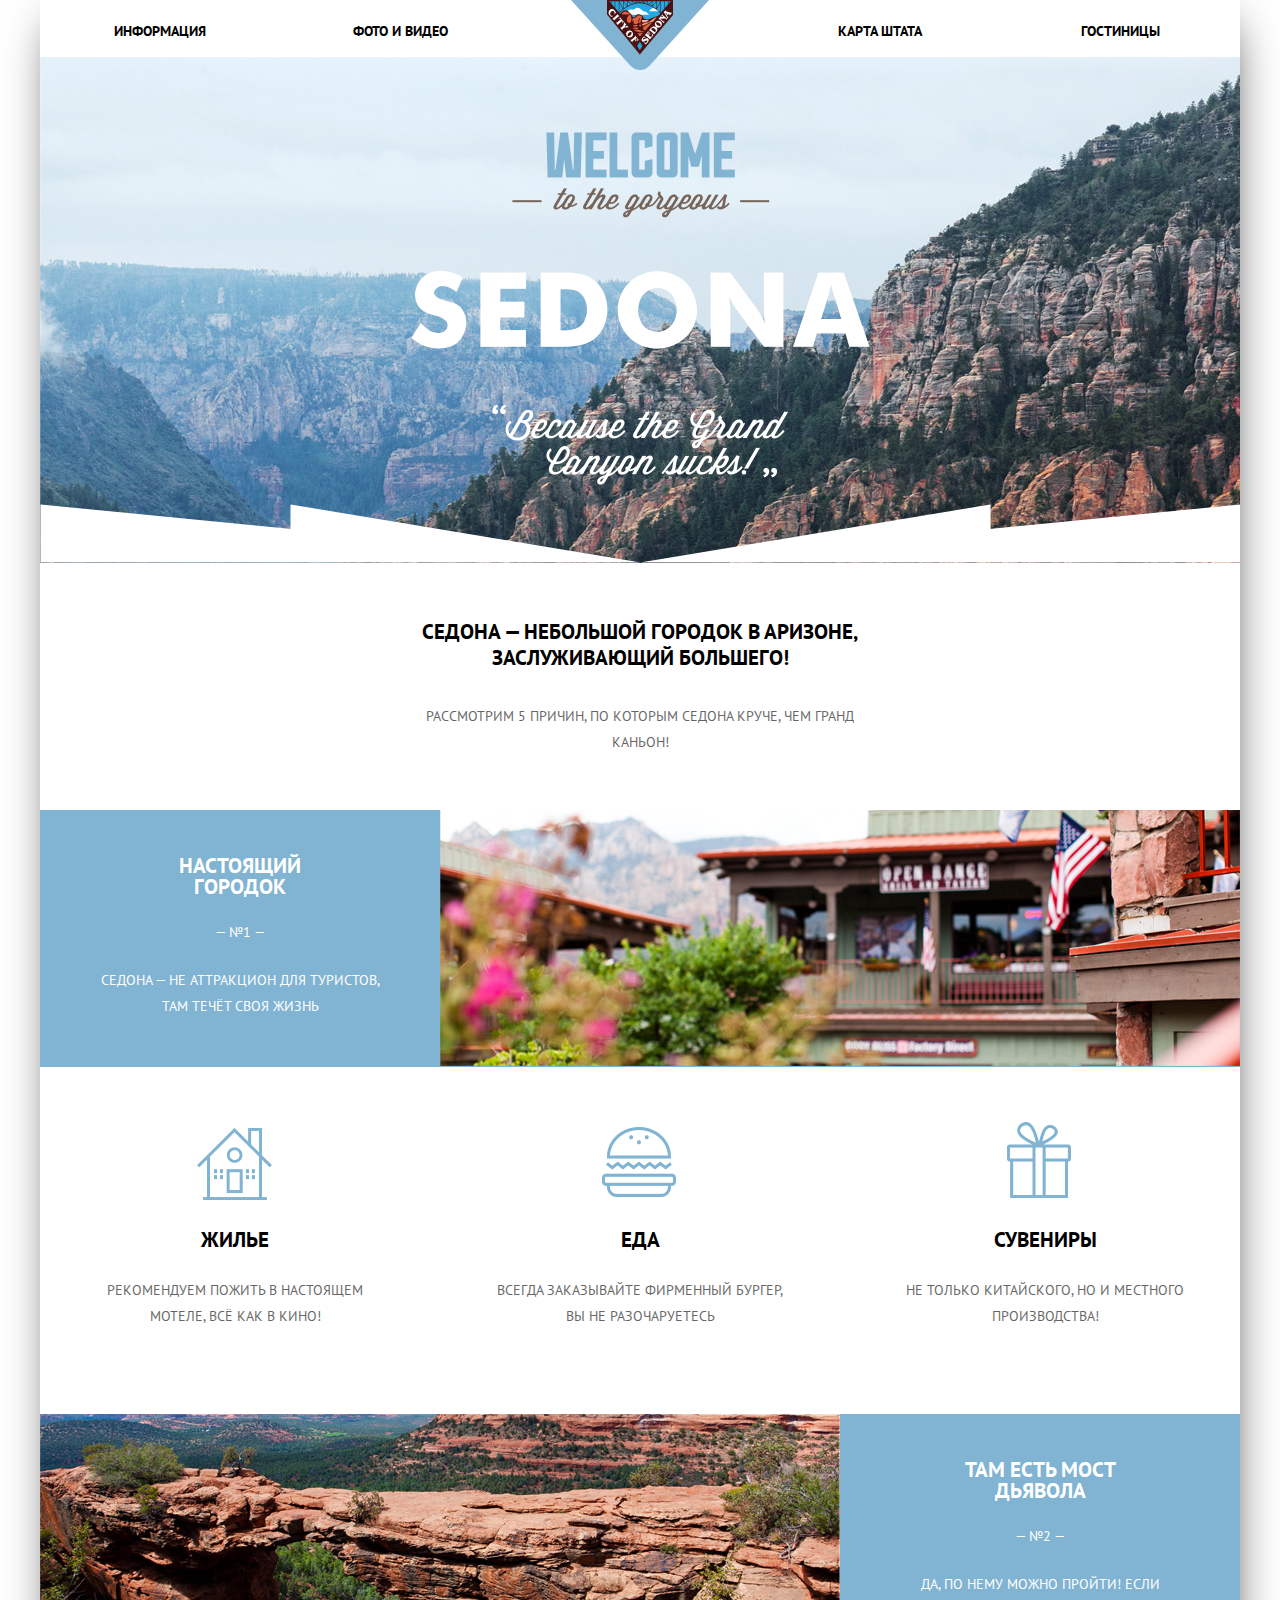
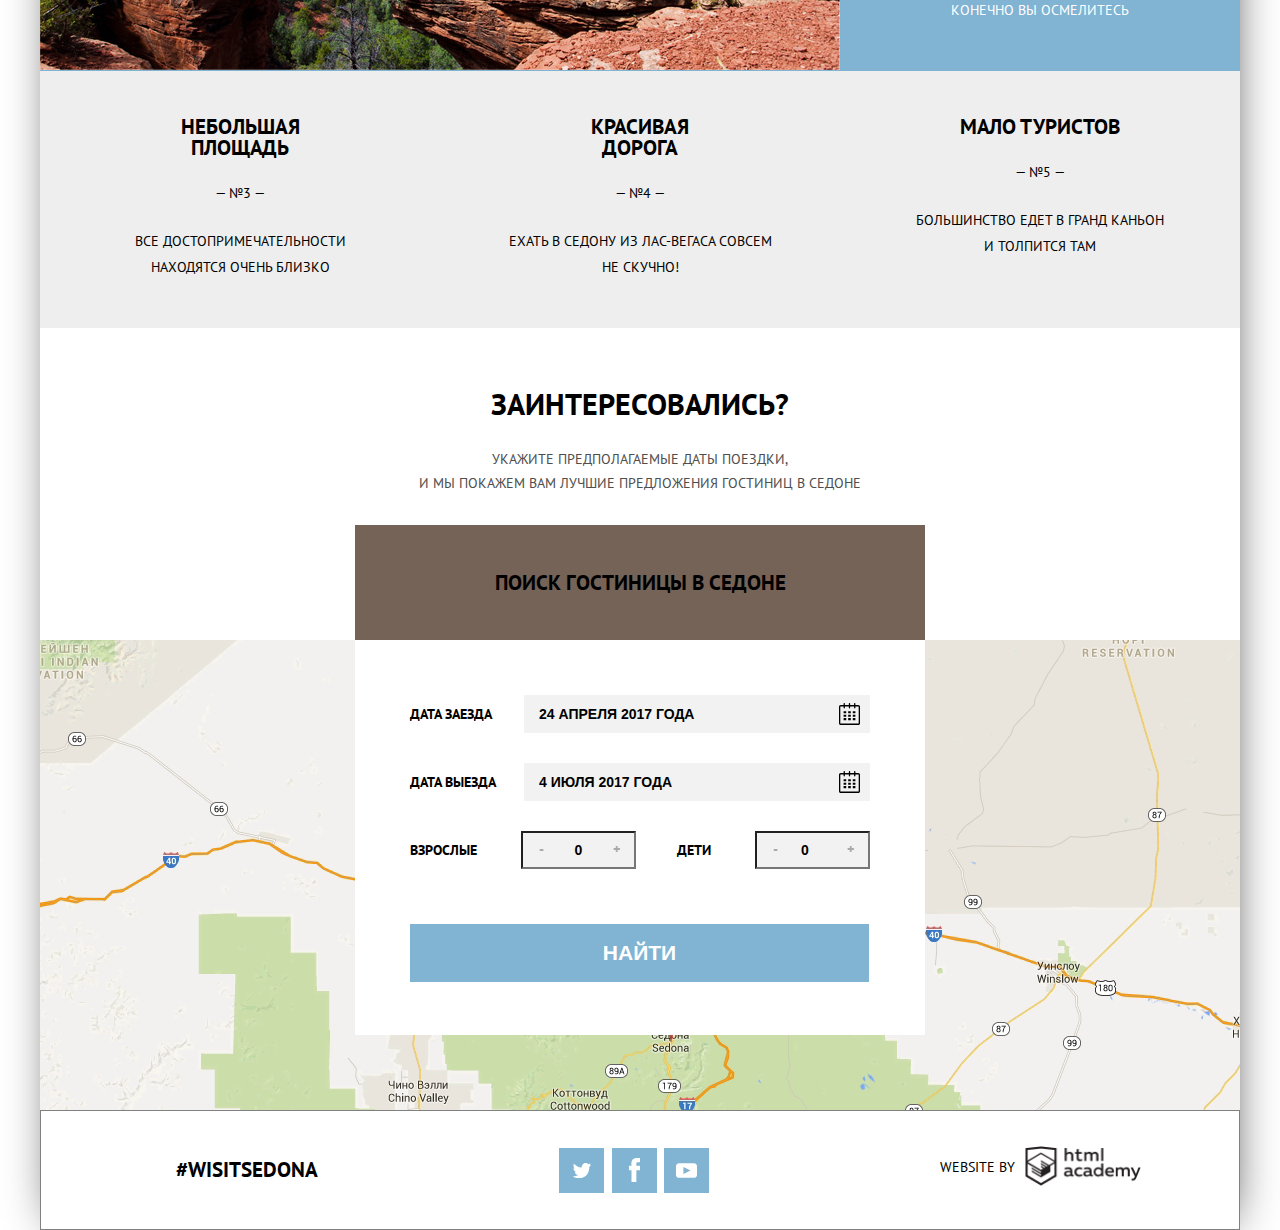
<file: index.html>
<!DOCTYPE html>
<html lang="ru">
<head>
  <meta charset="utf-8">
  <link rel="stylesheet" type="text/css" href="css/style.css">
  <link href="https://fonts.googleapis.com/css?family=PT+Sans:400,700&display=swap&subset=cyrillic" rel="stylesheet">
  <title>HTML Academy: Седона</title>
</head>
<body>
  <div class="container">
    <header class="main-header">
      <nav class="main-navigation">
        <ul class="site-navigation">
          <li class="site-navigation-item site-navigation-item-active">
            <a href="#">Информация</a>
          </li>
          <li class="site-navigation-item">
            <a href="#">Фото и видео</a>
          </li>
          <li class="site-navigation-item main-header-logo">
            <a href="#">
              <img src="img/sedona-logo.svg" width="138" height="70" alt="Логотип  «Седона»">
            </a>
          </li>
          <li class="site-navigation-item">
            <a href="#">Карта штата</a>
          </li>
          <li class="site-navigation-item">
            <a href="hotels.html">Гостиницы</a>
          </li>
        </ul>
      </nav>
    </header>
    <main>
      <section class="promo">
        <img src="img/welcome.png" width="459" height="353" alt="промо-текст">
      </section>
      <section class="benefits">
        <div class="benefits-intro">
          <h1>Седона — небольшой городок в Аризоне, заслуживающий большего!</h1>
          <h2 class="visually-hidden">Достоинства Седоны</h2>
          <p>Рассмотрим 5 причин, по которым Седона круче, чем гранд каньон!
          </p>
        </div>
        <ul class="benefits-reason-list">
          <li class="benefits-reason-item first">
            <div class="content-city-bridge">
              <h3>Настоящий городок</h3>
              <p>— №1 —</p>
              <p>Седона — не аттракцион для туристов, там течёт своя жизнь</p>
            </div>
          </li>
          <li class="more">
            <ul class="more-list">
              <li class="more-item more-item-home">
                <h4>Жилье</h4>
                <p>Рекомендуем пожить в настоящем мотеле, всё как в кино!</p>
              </li>
              <li class="more-item more-item-food">
                <h4>Еда</h4>
                <p>Всегда заказывайте фирменный бургер,</p>
                <span>вы не разочаруетесь</span>
              </li>
              <li class="more-item more-item-presents">
                <h4>Сувениры</h4>
                <p>Не только китайского, но и местного производства!</p>
              </li>
            </ul>
          </li>
          <li class="benefits-reason-item second">
            <div class="content-city-bridge">
              <!-- убрать брки, задать h3 максимальную ширину - для этого у h3
                нужно задать класс. далее в коде тоже не использовать брки.- сделла не задавая класса и без спана все ок -->
                <h3>Там есть мост дьявола </h3>
                <!-- это не параграф, а спан -->
                <p>— №2 —</p>
                <p>Да, по нему можно пройти! Если конечно вы осмелитесь</p>
              </div>
            </li>
            <li class="benefits-reason-item">
              <h3>Небольшая площадь</h3>
              <p>— №3 —</p>
              <p>Все достопримечательности находятся очень близко</p>
            </li>
            <li class="benefits-reason-item">
              <h3>Красивая дорога</h3>
              <p>— №4 —</p>
              <p>Ехать в Седону из Лас-Вегаса совсем не скучно!</p>
            </li>
            <li class="benefits-reason-item">
              <h3>Мало туристов</h3>
              <p>— №5 —</p>
              <p>Большинство едет в гранд каньон и&nbsp;толпится там</p>
            </li>
          </ul>
        </section>
        <!-- Секция с формой -->
        <section class="commercial-offer-modal">
          <h4>Заинтересовались?</h4>
          <p>Укажите предполагаемые даты поездки, </br>
          и мы покажем вам лучшие предложения гостиниц в седоне</p>
          <!-- Модальное окно  -->
          <!-- 1/делаем кнопку открытия модального окна- тн кнопку управления> -->
          <a href="#openmodal" class="modal-btn">Поиск гостиницы в Седоне</a>
          <!-- 2/Размечаем тело модального окна-- -->
          <form id="openmodal" class="modal-search-hotel-list modal-show" method="post" action="https://echo.htmlacademy.ru">
            <label class="date-field">Дата заезда
              <input class="date-field-item" type="datetime" name="arrival-date" placeholder="24 апреля 2017 года">
            </label>
            <label class="date-field">Дата выезда
              <input class="date-field-item" type="datetime" name="departure-date" placeholder="4 июля 2017 года">
            </label>
            <div class="people">
              <label class="people-list">Взрослые
                <input class="people-list-number" type="type="number" name="adults" placeholder="0">
                <a class="people-item" href="#"></a>
              </label>
              <label class="people-list">Дети
                <input class="people-list-number" type="number" name="children" placeholder="0">
                <a class="people-item" href="#"></a>
              </label>
            </div>
            <button class="submit" type="submit">Найти</button>
          </form>
        </section>
        <!--  Секция с картой  -->
        <section class="map-sedona">
        </section>
      </main>
      <footer class="footer">
        <p>#WISITSEDONA</p>
        <ul class="footer-list">
          <li class="footer-list-item">
           <a href="#">
             <img src="img/icon-twitter.svg" width="18" height="19">
           </a>
         </li>
         <li class="footer-list-item">
          <a href="#">
            <img src="img/icon-facebook.svg" width="13" height="24" alt="Логотип Фейсбук">
          </a>
        </li>
      </li>
      <li class="footer-list-item">
        <a href="#">
          <img src="img/icon-youtube.svg" width="21" height="17"
          alt="Логотип Ютуб">
        </a>
      </li>
    </ul>
    <div class="footer-logohtmlacademy">
      <p>website by</p>
      <a href="https://htmlacademy.ru/">
        <img src="img/logo-htmlacademy.png" width="116" height="40"
        alt="Логотип ХТМЛ-академия">
      </a>
    </div>
  </footer>
  <script>
 var popupButton = document.querySelector('.modal-btn');
 var modalWindow = document.querySelector('.modal-search-hotel-list');

 var onPopupClic = function () {
  modalWindow.classList.toggle('modal-show');
}

popupButton.addEventListener('click', onPopupClic);
</script>
</body>
</html>
</file>
<file: css/style.css>
body {
  margin: 0;
  padding: 0;
  font-family: "PT Sans", Arial, sans-serif;
  font-size: 14px;
  line-height: 26px;
  color: #000000;
  text-transform: uppercase;
  background-color: #ffffff;
}

button {
  padding: 0;
  border: 0;
  cursor: pointer;
}

.container {
  width: 1200px;
  margin: 0 auto;
  box-shadow: 3px 9px 49px -19px #000000;
}

  a {
    text-decoration: none;
  }

  .visually-hidden {
    position: absolute;
    clip: rect(0 0 0 0);
    width: 1px;
    height: 1px;
    margin: -1px;
  }

  /*Навигация*/
  .site-navigation {
    display: flex;
    list-style: none;
    font-weight: 700;
    margin: 0;
    padding: 0;
    height: 57px;
    z-index: 1;
    position: relative;
  }

  .site-navigation-item {
    width: 240px;
    text-align: center;
  }
  .site-navigation-item a {
    display: inline-block;
    color: #000000;
    padding-top: 18px;
    padding-bottom: 18px;
    line-height: 26px;
  }

  .main-header-logo a {
    padding: 0;
  }

  .main-header-logo img {
    vertical-align: top;
  }

  .site-navigation a:hover {
    color: #81b3d2;
  }

  .site-navigation a:active {
    color: #000000;
    opacity: 0.2;
  }

  /*Активный класс- остаемся на странице*/
  .site-navigation-item-active {
    color: #766357;
  }

  .promo {
    padding: 75px 0 70px;
    text-align: center;
    background-image: url("../img/header-bg.jpg");
    position: relative;
  }

  .promo:after {
    content: "";
    position: absolute;
    width: 1200px;
    height: 59px;
    bottom: 0;
    left: 0;
    background-image: url("../img/polygon.png");
  }

  /*Основной блок*/
  .benefits-intro {
    text-align: center;
    max-width: 489px;
    padding-left: 356px;
    padding-right: 356px;
  }

  .benefits-intro h1 {
    margin: 0px;
    font-size: 21px;
    line-height: 26px;
    padding-top: 56px;
    font-weight: 700;
  }

  .benefits-intro p {
    margin: 0px;
    opacity: 0.6;
    font-size: 14px;
    padding-top: 32px;
    padding-bottom: 55px;
  }

  .benefits-reason-list {
    display: flex;
    flex-wrap: wrap;
    margin: 0px;
    padding: 0px;
    list-style: none;
  }

  .benefits-reason-item {
    width: 400px;
    height: 257px;
    padding-top: 45px;
    text-align: center;
    background-color: #eeeeee;
    box-sizing: border-box;
  }

  .benefits-reason-item h3 {
    margin: 0 auto;
    font-size: 21px;
    line-height: 21px;
    max-width: 160px;
  }

  .benefits-reason-item p {
    margin: 0 auto;
    padding-top: 22px;
    max-width: 280px;
  }

  .first,.second {
    color: white;
    background-color: #81b3d2;
  }

  .benefits-reason-item.first {
    width: 100%;
    background-image: url(../img/city-sedona.png);
    background-position: top right;
    background-repeat: no-repeat;
  }

  .content-city-bridge {
    width: 302px;
    padding-left: 49px;
    padding-right: 49px;
  }
  .content-city-bridge h3 {
    max-width: 151px;
  }

  .content-city-bridge p {
    width: 306px;
  }
  .benefits-reason-item.second {
    display: flex;
    justify-content: flex-end;
    width: 100%;
    background-image: url("../img/devil-bridge.jpg");
    background-position: top left;
    background-repeat: no-repeat;
  }

  .more {
    width: 100%;
  }

  .more-list {
    display: flex;
    justify-content: space-between;
    padding: 0px;
    text-align: center;
  }

  .more-item {
    position: relative;
    padding: 160px 50px 85px;
    list-style: none;
  }

  .more-item:before {
    position: absolute;
    content: '';
  }

  .more-item-home:before {
    height: 72px;
    width: 75px;
    background-image: url('../img/icon-1.png');
    top: 61px;
    left: 50%;
    margin-left: -38px;
  }

  .more-item-food:before {
    height: 70px;
    width: 74px;
    background-image: url('../img/icon-3.png');
    top: 60px;
    left: 50%;
    margin-left: -38px;
  }

  .more-item-presents:before {
    height: 76px;
    width: 64px;
    background-image: url('../img/icon-2.png');
    top: 55px;
    left: 50%;
    margin-left: -38px;
  }

  .more-item h4 {
    margin: 0px;
    font-size: 21px;
  }

  .more-item p {
    margin: 0 auto;
    padding-top: 24px;
    opacity: 0.6;
    max-width: 290px;
  }

  .more-item span {
    opacity: 0.6;
  }

  .commercial-offer-modal {
    position: relative;
    height: 290px;
    text-align: center;
    padding: 0px;
    padding-top:22px;
    margin: 0px;
  }

  .commercial-offer-modal h4 {
    margin: 0px;
    padding-bottom: 25px;
    padding-top: 36px;
    font-size: 30px;
    line-height: 36px;
  }
  .commercial-offer-modal p {
    margin: 0px;
    line-height: 24px;
    color: #4e4e4e;
  }

  .map-sedona {
    background-image: url("../img/map-sedona.png");
    height: 470px;
  }
  /*Стилизация модального окна*/
  /*Стилизация кнопки управления-открытия -это поиск гостиницы в седоне*/
  .modal-btn {
    position: absolute;
    width: 570px;
    padding-top: 20px;
    padding-bottom: 20px;
    background-color: #766357;
    font-size: 21px;
    line-height: 75px;
    font-weight: 700;
    text-transform: uppercase;
    margin: 0 auto;
    bottom: 0;
    left: 0;
    right: 0;
    color:#000000;
  }

  .modal-btn:hover {
    background-color:#604e43;
  }

  .modal-btn:active {
    background-color: #503e33;
  }

  .form-search-hotel a {
    color: #ffffff;
  }

  /*3.Стилизуем модальное окно- само тело- в первоначальнои положении, когда оно не видно*/
  .modal-search-hotel-list {
    position: absolute;
    pointer-events: none;
    display: none;
  }

  .modal-show {
    display: flex;
    flex-wrap: wrap;
    width: 570px;
    height: 395px;
    bottom: -395px;
    left: 0;
    right: 0;
    margin: 0 auto;
    padding: 55px;
    background-color: #ffffff;
    box-sizing: border-box;
  }

  .date-field {
    position: relative;
    display:  flex;
    width: 100%;
    font-weight: 700;
    padding: 0px;
    margin-bottom: 30px;
    justify-content: space-between;
    align-items: center;
  }

  .date-field:after {
    content: "";
    position: absolute;
    width: 21px;
    height: 22px;
    margin-top: 8px;
    margin-right: 10px;
    background-image: url(../img/calendar.svg);
    right: 0;
    top: 0;
  }

  .date-field:hover:after {
    opacity: 0.2;
  }

  .date-field:focus:after,
  .date-field:active:after {
    background-image: url("../img/blue-calendar.svg");
    opacity: 1;
  }

  .date-field input:focus {
    outline: 0;
    background-color: #fff;
    border: 2px solid #e5e5e5;
  }

  .people {
    display: flex;
    width:  460px;
    justify-content: space-between;
  }

  .people-list {
   position:  relative;
   display:  block;
   font-weight: 700;
 }

 /* свойства для всех инпутов. задать класс - к каким инпутам это относится -задала классы инпутам */
 .date-field-item {
  width: 346px;
  height: 38px;
  padding: 10px 15px;
  margin-left: 17px;
  border: 0px;
  background-color: #f2f2f2;
  box-sizing: border-box;
}

.people-list-number {
  width: 115px;
  height: 38px;
  text-align: center;
  margin-left: 40px;
  padding: 0px;
  background-color: #f2f2f2;
  box-sizing:  border-box;
}

.date-field-item:hover,
.people-list-number:hover {
  background-color: #ebebeb;
}

.date-field-item:active,
.people-list-number:active {
  background-color: #ffffff;
}

/*Позиционирование плюса и минуса */
.people-item {
  position: relative;
}

.people-item:before {
  content: "-";
  position: absolute;
  width: 21px;
  height: 21px;
  top: 11;
  margin-left:-105px;
  margin-top: 5px;
  color: #a9a9a9;
}

.people-item:after {
  content: "+";
  position: absolute;
  width: 21px;
  height: 21px;
  top: 11;
  margin-left:-30px;
  margin-top: 5px;
  color:  #a9a9a9;
}

.people-item:hover:after,
:hover:before {
  color: #000000;
}

.people-item:active:after,:active :before {
  color: #81b3d2;
}

::-webkit-input-placeholder {
  color: #000000;
  font-size: 14px;
  line-height: 26px;
  text-transform: uppercase;
  font-weight: 700;
}

/*Стилизация кнопки найти*/
.submit {
  height: 58px;
  width: 459px;
  padding: 0px;
  background-color: #81b3d2;
  color: #ffffff;
  font-size: 21px;
  line-height: 26px;
  text-align: center;
  border-width: 0px;
  text-transform: uppercase;
  font-weight: 700;
  margin-top: 55px;
}

.submit:hover {
  background-color: #669ec0;
}

.submit:active {
  background-color: #5496bd;
  color: #7aadcb;
}

/*Карта местности*/
.map-sedona {
  background-image: url("../img/map-sedona.png");
  height: 470px;
}
/*Подвал*/
.footer {
  display: flex;
  align-items: center;
  justify-content: space-between;
  height: 120px;
  padding-left: 135px;
  padding-right: 98px;
  box-sizing: border-box;
  list-style: none;
  border: 1px solid grey;
}

.footer p {
  font-size: 21px;
  line-height: 26px;
  font-weight: 700;
}

.footer-list {
  display: flex;
  justify-content: space-between;
  margin: 0px;
  padding-left: 10px;
  list-style: none;
  width: 150px;
}

.footer-list-item {
  background-color: #81b3d2;
  box-sizing: border-box;
  list-style: none;
}

.footer-list-item :hover {
  background-color: #669ec0;
}

.footer-list-item :active {
  background-color: #5496bd;
}
.footer-list-item a {
  display: flex;
  text-align: center;
  width: 45px;
  height: 45px;
  align-items: center;
  justify-content: center;
}

.footer-logohtmlacademy {
  display: flex;
}

.footer-logohtmlacademy a:active {
  opacity: 0.6;
}

/*немогу сделать синий логотип*/
.footer-logohtmlacademy a:hover {
  /*background-image: нет картинки синего цвета*/
}

.footer-logohtmlacademy p {
  font-size: 14px;
  height: 26px;
  font-weight: normal;
  margin: 0px;
  padding-top: 8px;
  padding-right: 10px;
}

/*Страница выбора отелей по дополнительному признаку*/

.filter {
  background-image: url("../img/filter-header-bg.jpg");
  background-position: -40px -50px;
  padding-top: 23px;
  box-sizing: border-box;
}

.content-wrapper{
  padding-left: 70px;
  padding-right: 70px;
}

.filter-form {
  display: flex;
  position:  relative;
  font-size: 14px;
  line-height: 21px;
  color: #ffffff;
  box-sizing: border-box;
}

.filter-set {
  width: 265px;
  margin: 0px;
  padding: 0px;
  box-sizing: border-box;
  border: 0px;
}

.filter-set legend {
  display: block;
  margin: 0px;
  padding: 0px;
  padding-bottom: 23px;
  font-size: 16px;
  line-height: 21px;
  font-weight: 700;
}

/*Стилизация чекбоксов*/
.filter-set-label {
  position: relative;
  display: block;
  box-sizing: border-box;
  margin-bottom: 23px;
}

.filter-set-label input {
  display: none;
}

.filter-set-label span {
  padding-left: 40px;
  position: relative;
}

.filter-set-label span:before {
  content: "";
  position: absolute;
  display:  block;
  width: 22px;
  height: 22px;
  border: 2px solid #ffffff;
  border-radius: 2px;
}

input[type=checkbox]:checked + span:after {
  content: "";
  position: absolute;
  display: block;
  height: 10px;
  width: 21px;
  border-left: 3px solid;
  border-bottom: 3px solid;
  transform: rotate(-45deg);
  left: 4px;
  top: 2px;
}

input[type=checkbox]:disabled + span:before,
input[type=checkbox]:disabled + span:after {
  border-color: #6a6a6a;
}

.scaleprice {
  width: 330px;
  border: 0px;
  margin-left: 225px;
}

.scaleprice h3 {
  display: block;
  margin: 0px;
  padding: 0px;
  margin-bottom: 13px;
  font-size: 16px;
  line-height: 21px;
  font-weight: 700;
}

.price-controls {
  position: relative;
  height: 39px;
  margin-bottom: 20px;
  font-size: 0;
  border-radius: 2px;
  font-size: 0;
}

.price-controls::after {
  content: "";
  position: absolute;
  top: 50%;
  left: 50%;
  width: 2px;
  height: 22px;
  background: #ffffff;
  transform: translate(-50%, -50%);
}

.min-price ,
.max-price{
  display: inline-block;
  font-size: 14px;
  line-height: 21px;
  vertical-align: top;
  border: 2px solid #ffffff;
  cursor: pointer;
}

.price-controls .min-price,
.price-controls .max-price {
  width: 90px;
  padding-left: 65px;
}

.price-controls input {
  width: 60px;
  margin: 0;
  color: inherit;
  font: inherit;
  background: none;
  border: none;
}

.range-controls {
  position: relative;
  margin-bottom: 34px;
}

.range-controls .scale {
  height: 2px;
  background: rgba(255, 255, 255, 0.3);
}

/*Шкала лежит внутри основной шкалы */
.range-controls .bar {
  width: 80%;
  height: 2px;
  background: #ffffff;
}


.range-toggle {
  position: absolute;
  top: -9px;
  width: 4px;
  height: 4px;
  background: #ababab;
  border: 10px solid #ffffff;
  border-radius: 50%;
  box-shadow: 0 2px 1px 0 rgba(0, 1, 1, 0.2);
  cursor: pointer;
}

.range-toggle:hover {
  border: 11px solid #ffffff;
  border-radius: 50%;
}

.range-toggle-min {
  left: 0;
}

.range-toggle-max {
  left: 80%;
}

.slider-button {
  display: block;
  margin: 0 auto;
  margin-top: 30px;
  padding: 6px 35px;
  font-size: 14px;
  line-height: 20px;
  color: #ffffff;
  text-transform: uppercase;
  background: transparent;
  border: 2px solid #ffffff;
  border-radius: 2px;
  cursor: pointer;
}

.slider-button:hover {
  color: #000000;
  background: #ffffff;
}

.sorting-wrapper {
  display: flex;
  justify-content: space-between;
  align-items: center;
  border-bottom: 1px solid #e5e5e5;;
}

.sorting {
  display: flex;
  height: 90px;
  justify-content: space-between;
  align-items: center;
  font-size: 12px;
  line-height: 18px;
}

.result {
  font-size: 21px;
  line-height: 26px;
  font-weight: 700;
  margin-right: 50px;
}


.sorting-list {
  font-size: 12px;
  line-height: 18px;
  list-style: none;
  display: flex;
  justify-content: space-between;
  padding: 0px;
  margin: 0px;
}

.sorting span{
  padding-right: 10px;
}

/*Оформление сортировки*/
.sorting-list-item {
  margin-left: 30px;
  border-bottom: 1px dashed #81b3d2;
  color: #b6b6b6;
}

.sorting-list-item:hover {
  color:#81b3d2;
}

.sorting-list-item:active {
  color:#000000;
  border-bottom: none;
}

/*активный класс-находимся на стр*/
.sorting-list-current {
  margin-left: 30px;
  border-bottom: none;
  color: #b3d1e4;
}

.catalog-buttons{
  display: flex;
  justify-content: space-between;
  width: 35px;
}

.catalog-arrow {
  border-left: 6px solid transparent;
  border-right: 6px solid transparent;
  width:  0px;
  height: 0px;
}

.catalog-arrow-up {
  border-bottom: 10px solid #cacaca;
}

.catalog-arrow-up:hover {
  border-bottom: 10px solid #231f20;
}

.catalog-arrow-up:active {
  border-bottom: 10px solid #81b3d2;
  outline: none;
}

.catalog-arrow-down {
  border-top: 10px solid #cacaca;
}

.catalog-arrow-active {
  border-top: 10px solid #81b3d2;
}

.catalog-arrow-down:hover {
  border-top: 10px solid #231f20;
}

.catalog-arrow-down:active {
  border-top: 10px solid #81b3d2;
  outline: none;
}

.catalog-arrow {
  background-color: transparent;
  border-style: solid;
  cursor: pointer;
  height: 0;
  padding: 0;
  width: 0;
}

.catalog {
  box-sizing:  border-box;
}

.catalog-list {
  margin: 0px;
  padding: 0px;
}

.catalog-item {
  display: flex;
  justify-content: space-between;
  height:  150px;
  border-bottom: 1px solid#e5e5e5;
  align-items: center;
}

.catalog-item-info{
  display: flex;
  flex-wrap: wrap;
  width: 265px;
}

/*Покой*/
.catalog-item-info h3 {
  width: 100%;
  font-size: 21px;
  height: 26px;
  font-weight: 700;
  margin: 0px;
  padding:0px;
  margin-bottom: 7px;
  color:  #000000;
}

/*Наведение*/
.catalog-item-info h3:hover {
  color: #92bdd8;
}

.catalog-item-info h3:active {
  color:  #b2b2b2;
}

.catalog-item-info span{
  display: inline-block;
  width: 45%;
  line-height: 21px;
  font-size:  14px;
}

.catalog-button {
  font-weight: 700;
  font-size: 14px;
  line-height: 21px;
  padding-left: 17px;
  padding-right: 17px;
  padding-top: 4px;
  padding-bottom: 4px;
  margin-top: 13px;
  margin-right: 5px;
  background-color: #766357;
  color: #ffffff;
  text-transform:uppercase;
}

/*Наведение*/
.catalog-button:hover {
  background-color: #604e43;
}

.catalog-button:active {
  background-color: #503e33;
  color: #766860;
}

/*Покой*/
.catalog-button-info {
  background-color: #81b3d2;
}

/*Наведение*/
.catalog-button-info:hover {
  background-color: #5496bd;
}

/*Нажатие*/
.catalog-button-info:active {
  background-color: #5496bd;
  color: #88b6d1;
}

.catalog-item-rating {
 position: relative;
 display: block;
 padding-left: 15px;
 padding-right: 15px;
 padding-bottom: 5px;
 padding-top: 5px;
 background-color: #f2f2f2;
 margin-left: 485px;
}

.catalog-item-rating:before {
  content: "";
  position: absolute;
  display: block;
  width: 73px;
  height: 18px;
  top: 0;
  right: 0;
  margin-top: -45px;
  background: url("../img/star.jpg");
  background-size: 18px 18px;
}

.star-3:before {
  width: 55px;
}

.star-2:before {
  width: 38px;
}
</file>
